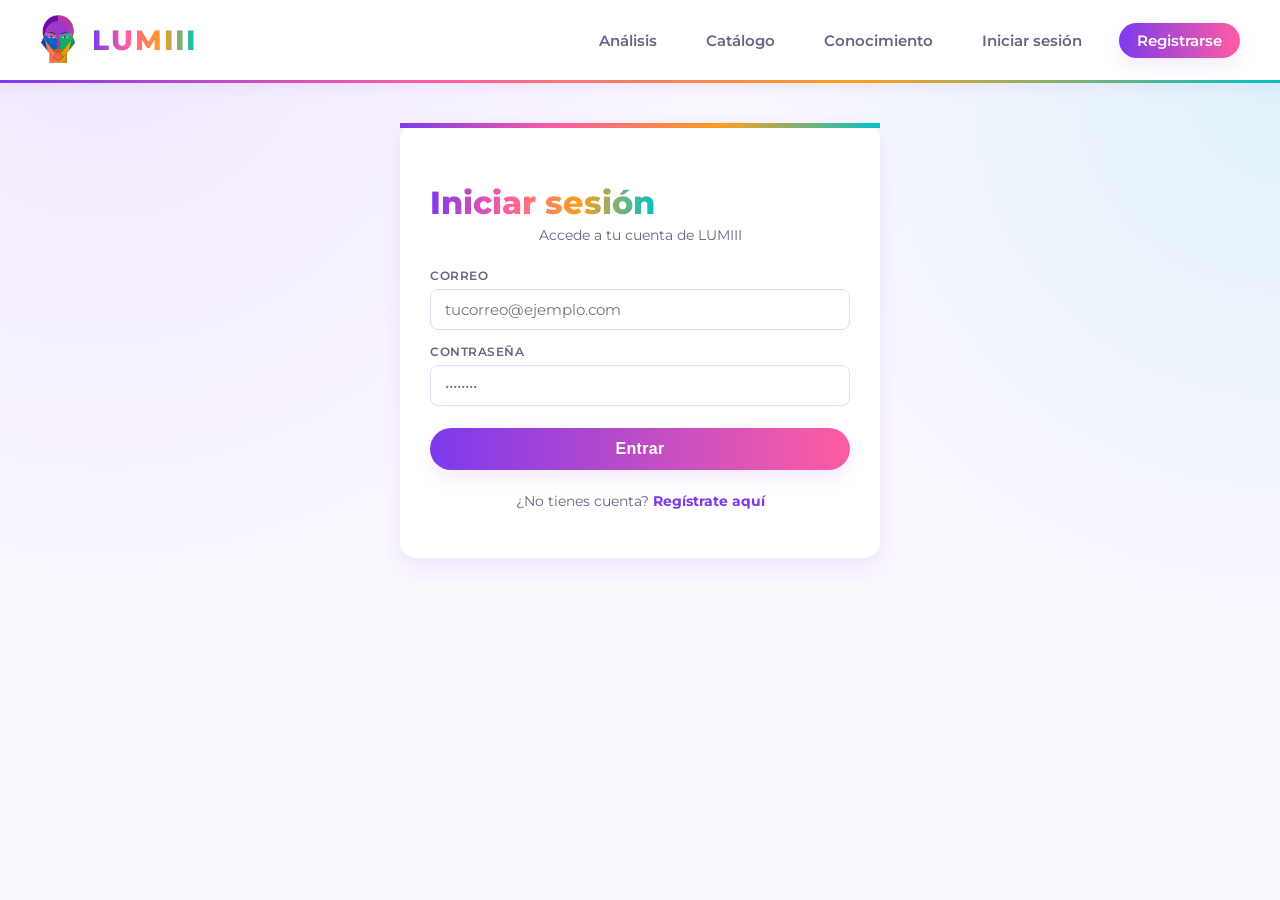
<file: admin.html>
<!DOCTYPE html>
<html lang="es">
<head>
    <meta charset="UTF-8">
    <meta name="viewport" content="width=device-width, initial-scale=1.0">
    <title>LUMIII - Panel del Vendedor y Analítica</title>

    <link rel="preconnect" href="https://fonts.googleapis.com">
    <link rel="preconnect" href="https://fonts.gstatic.com" crossorigin>
    <link href="https://fonts.googleapis.com/css2?family=Montserrat:wght@400;600;800&display=swap" rel="stylesheet">
    <link rel="stylesheet" href="styles.css?v=7">
</head>
<body>
    <header class="cabecera-principal">
        <div class="contenedor-logo">
            <img src="logo.png" alt="LUMIII Logo" class="logo">
            <span class="titulo-marca">LUMIII</span>
        </div>
        <nav class="navegacion">
            <ul>
                <li><a href="index.htm">Análisis</a></li>
                <li><a href="catalogo-completo.html">Catálogo</a></li>
                <li><a href="conocimiento.html">Conocimiento</a></li>
            </ul>
        </nav>
    </header>

    <main>
        <!-- Mensaje "verificando permisos" mientras auth.js resuelve la sesión -->
        <div id="mensajeCargandoPermisos" class="contenedor">
            <p class="mensaje-cargando">Verificando permisos de administrador...</p>
        </div>

        <!-- Mensaje "sin permisos" si el usuario NO es admin -->
        <div id="mensajeSinPermisos" class="contenedor" style="display: none;">
            <h1>Acceso restringido</h1>
            <p style="color: var(--tinta-suave);">Esta zona es exclusiva para administradores de LUMIII.</p>
            <div class="botones-aviso">
                <a href="login.html" class="boton-destacado-link">Iniciar sesión como Admin</a>
                <a href="index.htm" class="boton-secundario-link">Ir al Inicio</a>
            </div>
        </div>

        <!-- Panel del vendedor (visible solo si es admin) -->
        <div id="vistaPanel" style="display: none;">
            <div class="contenedor contenedor-ancho barra-panel">
                <div>
                    <h1 style="margin: 0;">Panel de Control y Negocio</h1>
                    <p class="subtitulo-panel">Inteligencia de Demanda, Métricas y Catálogo de LUMIII</p>
                </div>
            </div>

            <!-- Pestañas para alternar entre Estadísticas y Catálogo -->
            <div class="pestanas-admin" id="pestanasAdmin">
                <button class="pestana-admin activa" data-seccion="estadisticas">📊 Métricas y Demanda</button>
                <button class="pestana-admin" data-seccion="catalogo">📦 Gestión de Catálogo</button>
            </div>

            <!-- ============================================================ -->
            <!--  SECCIÓN 1: DASHBOARD DE ESTADÍSTICAS Y DEMANDA              -->
            <!-- ============================================================ -->
            <div id="seccionEstadisticas" class="seccion-dashboard-wrap">
                <p id="cargandoStats" class="mensaje-cargando">Cargando métricas de negocio...</p>
                <p id="errorStats" class="mensaje-error" style="display: none;"></p>

                <div id="contenidoStats" style="display: none;">
                    <!-- TARJETAS KPI -->
                    <div class="kpis-grid">
                        <div class="tarjeta-kpi kpi-usuarios">
                            <div class="kpi-icono">👥</div>
                            <div class="kpi-info">
                                <span class="kpi-titulo">Usuarios Registrados</span>
                                <span class="kpi-valor" id="kpiUsuarios">0</span>
                                <small class="kpi-sub">Clientes en base de datos</small>
                            </div>
                        </div>

                        <div class="tarjeta-kpi kpi-analisis">
                            <div class="kpi-icono">🎯</div>
                            <div class="kpi-info">
                                <span class="kpi-titulo">Diagnósticos Faciales</span>
                                <span class="kpi-valor" id="kpiAnalisis">0</span>
                                <small class="kpi-sub">Análisis de morfología y color</small>
                            </div>
                        </div>

                        <div class="tarjeta-kpi kpi-intereses">
                            <div class="kpi-icono">❤️</div>
                            <div class="kpi-info">
                                <span class="kpi-titulo">Intención de Compra</span>
                                <span class="kpi-valor" id="kpiIntereses">0</span>
                                <small class="kpi-sub">Clics en "Me interesa"</small>
                            </div>
                        </div>

                        <div class="tarjeta-kpi kpi-productos">
                            <div class="kpi-icono">📦</div>
                            <div class="kpi-info">
                                <span class="kpi-titulo">Productos Activos</span>
                                <span class="kpi-valor" id="kpiProductos">0</span>
                                <small class="kpi-sub">Modelos en venta</small>
                            </div>
                        </div>
                    </div>

                    <!-- TOP 10 PRODUCTOS MÁS DESEADOS -->
                    <section class="seccion-admin-card">
                        <div class="cabecera-seccion-stats">
                            <h2>🔥 Top 10 Productos Más Deseados (Mayor Intención de Compra)</h2>
                            <p class="subtexto-seccion">Modelos que más veces han sido guardados por los clientes en su lista de favoritos.</p>
                        </div>
                        <div class="tabla-wrap">
                            <table class="tabla-productos">
                                <thead>
                                    <tr>
                                        <th>Img</th>
                                        <th>SKU</th>
                                        <th>Producto</th>
                                        <th>Categoría</th>
                                        <th>Código</th>
                                        <th>Precio</th>
                                        <th>Popularidad (Favoritos)</th>
                                    </tr>
                                </thead>
                                <tbody id="cuerpoTopProductos"></tbody>
                            </table>
                        </div>
                    </section>

                    <!-- DISTRIBUCIÓN BIOMÉTRICA DE CLIENTES (2 COLUMNAS PERFECTAMENTE ALINEADAS) -->
                    <div class="grid-dos-columnas">
                        <!-- Columna Morfología -->
                        <div class="card-columna-stat">
                            <div class="cabecera-columna">
                                <h3>📐 Distribución de Rostros (Morfología)</h3>
                                <p class="subtexto-columna">Proporciones faciales más frecuentes en tu audiencia.</p>
                            </div>
                            <div id="graficaMorfologia" class="grafica-barras"></div>
                            <div id="tipMorfologia" class="caja-insight"></div>
                        </div>

                        <!-- Columna Colorimetría -->
                        <div class="card-columna-stat">
                            <div class="cabecera-columna">
                                <h3>🎨 Distribución de Colorimetría (Estaciones)</h3>
                                <p class="subtexto-columna">Paletas y subtonos predominantes en tus clientes.</p>
                            </div>
                            <div id="graficaColorimetria" class="grafica-barras"></div>
                            <div id="tipColorimetria" class="caja-insight"></div>
                        </div>
                    </div>

                    <!-- DEMANDA POR CATEGORÍA DE PRODUCTO -->
                    <section class="seccion-admin-card">
                        <h2>👚 Demanda por Tipo de Prenda / Categoría</h2>
                        <div id="gridCategoriasInteres" class="grid-categorias-stats"></div>
                    </section>

                    <!-- ACTIVIDAD RECIENTE -->
                    <section class="seccion-admin-card">
                        <h2>🕒 Diagnósticos Faciales Recientes</h2>
                        <div class="tabla-wrap">
                            <table class="tabla-productos">
                                <thead>
                                    <tr>
                                        <th>Fecha</th>
                                        <th>Cliente</th>
                                        <th>Morfología</th>
                                        <th>Colorimetría</th>
                                    </tr>
                                </thead>
                                <tbody id="cuerpoActividadReciente"></tbody>
                            </table>
                        </div>
                    </section>
                </div>
            </div>

            <!-- ============================================================ -->
            <!--  SECCIÓN 2: GESTIÓN DE CATÁLOGO (CRUD DE PRODUCTOS)          -->
            <!-- ============================================================ -->
            <div id="seccionCatalogo" class="seccion-dashboard-wrap" style="display: none;">
                <section class="seccion-admin-card">
                    <h2>➕ Agregar producto nuevo</h2>
                    <form id="formNuevoProducto" class="form-admin">
                        <div class="fila-form">
                            <label>
                                <span>SKU</span>
                                <input type="text" name="sku" placeholder="LEN-CIN-01" required
                                       pattern="[A-Za-z0-9]+-[A-Za-z]+-[0-9]+"
                                       title="Formato: PREFIJO-CODIGO-NUMERO (ej. LEN-CIN-01)">
                                <small>Formato: PREFIJO-CODIGO-NUMERO</small>
                            </label>
                            <label>
                                <span>Nombre / Descripción</span>
                                <input type="text" name="nombre" placeholder="Lentes negros clásicos" required>
                            </label>
                        </div>
                        <div class="fila-form">
                            <label>
                                <span>Categoría</span>
                                <select name="categoria" required>
                                    <option value="">— Elige —</option>
                                    <option value="lentes">Lentes</option>
                                    <option value="bufandas">Bufandas</option>
                                    <option value="cintillo">Cintillos</option>
                                    <option value="chaqueta">Chaquetas</option>
                                    <option value="franelas">Franelas</option>
                                </select>
                            </label>
                            <label>
                                <span>Código de resultado</span>
                                <select name="codigo_resultado" required>
                                    <option value="">— Elige —</option>
                                    <optgroup label="Colorimetría">
                                        <option value="CIN">CIN — Invierno</option>
                                        <option value="CVE">CVE — Verano</option>
                                        <option value="COT">COT — Otoño</option>
                                        <option value="CPR">CPR — Primavera</option>
                                    </optgroup>
                                    <optgroup label="Morfología">
                                        <option value="MRE">MRE — Redondo</option>
                                        <option value="MCU">MCU — Cuadrado</option>
                                        <option value="MDI">MDI — Diamante</option>
                                        <option value="MOV">MOV — Ovalado</option>
                                    </optgroup>
                                </select>
                            </label>
                        </div>
                        <div class="fila-form">
                            <label>
                                <span>Precio (opcional)</span>
                                <input type="number" name="precio" placeholder="0.00" step="0.01" min="0">
                            </label>
                            <label>
                                <span>Stock</span>
                                <input type="number" name="stock" value="0" min="0" required>
                            </label>
                        </div>
                        <div class="fila-form">
                            <label class="ancho-completo">
                                <span>Imagen del producto (.png)</span>
                                <input type="file" name="imagen" accept="image/png" required>
                            </label>
                        </div>
                        <button type="submit">Guardar producto</button>
                        <p id="mensajeNuevoProducto" class="mensaje-inline" style="display: none;"></p>
                    </form>
                </section>

                <section class="seccion-admin-card">
                    <div class="encabezado-tabla">
                        <h2>📦 Catálogo actual (<span id="contadorProductos">0</span>)</h2>
                        <div class="filtros-tabla">
                            <select id="filtroCategoria">
                                <option value="">Todas las categorías</option>
                                <option value="lentes">Lentes</option>
                                <option value="bufandas">Bufandas</option>
                                <option value="cintillo">Cintillos</option>
                                <option value="chaqueta">Chaquetas</option>
                                <option value="franelas">Franelas</option>
                            </select>
                            <select id="filtroCodigo">
                                <option value="">Todos los códigos</option>
                                <option value="CIN">CIN — Invierno</option>
                                <option value="CVE">CVE — Verano</option>
                                <option value="COT">COT — Otoño</option>
                                <option value="CPR">CPR — Primavera</option>
                                <option value="MRE">MRE — Redondo</option>
                                <option value="MCU">MCU — Cuadrado</option>
                                <option value="MDI">MDI — Diamante</option>
                                <option value="MOV">MOV — Ovalado</option>
                            </select>
                            <label class="filtro-checkbox">
                                <input type="checkbox" id="filtroSoloActivos" checked>
                                Solo activos
                            </label>
                        </div>
                    </div>

                    <p id="mensajeCargando" class="mensaje-cargando">Cargando productos...</p>
                    <p id="mensajeErrorTabla" class="mensaje-error" style="display: none;"></p>

                    <div class="tabla-wrap">
                        <table class="tabla-productos" id="tablaProductos" style="display: none;">
                            <thead>
                                <tr>
                                    <th>Img</th>
                                    <th>SKU</th>
                                    <th>Nombre</th>
                                    <th>Cat.</th>
                                    <th>Código</th>
                                    <th>Precio</th>
                                    <th>Stock</th>
                                    <th>Activo</th>
                                    <th>Acciones</th>
                                </tr>
                            </thead>
                            <tbody id="cuerpoTabla"></tbody>
                        </table>
                    </div>
                </section>
            </div>
        </div>
    </main>

    <script src="auth.js?v=20261115"></script>
    <script src="admin.js?v=20261115"></script>
</body>
</html>
</file>
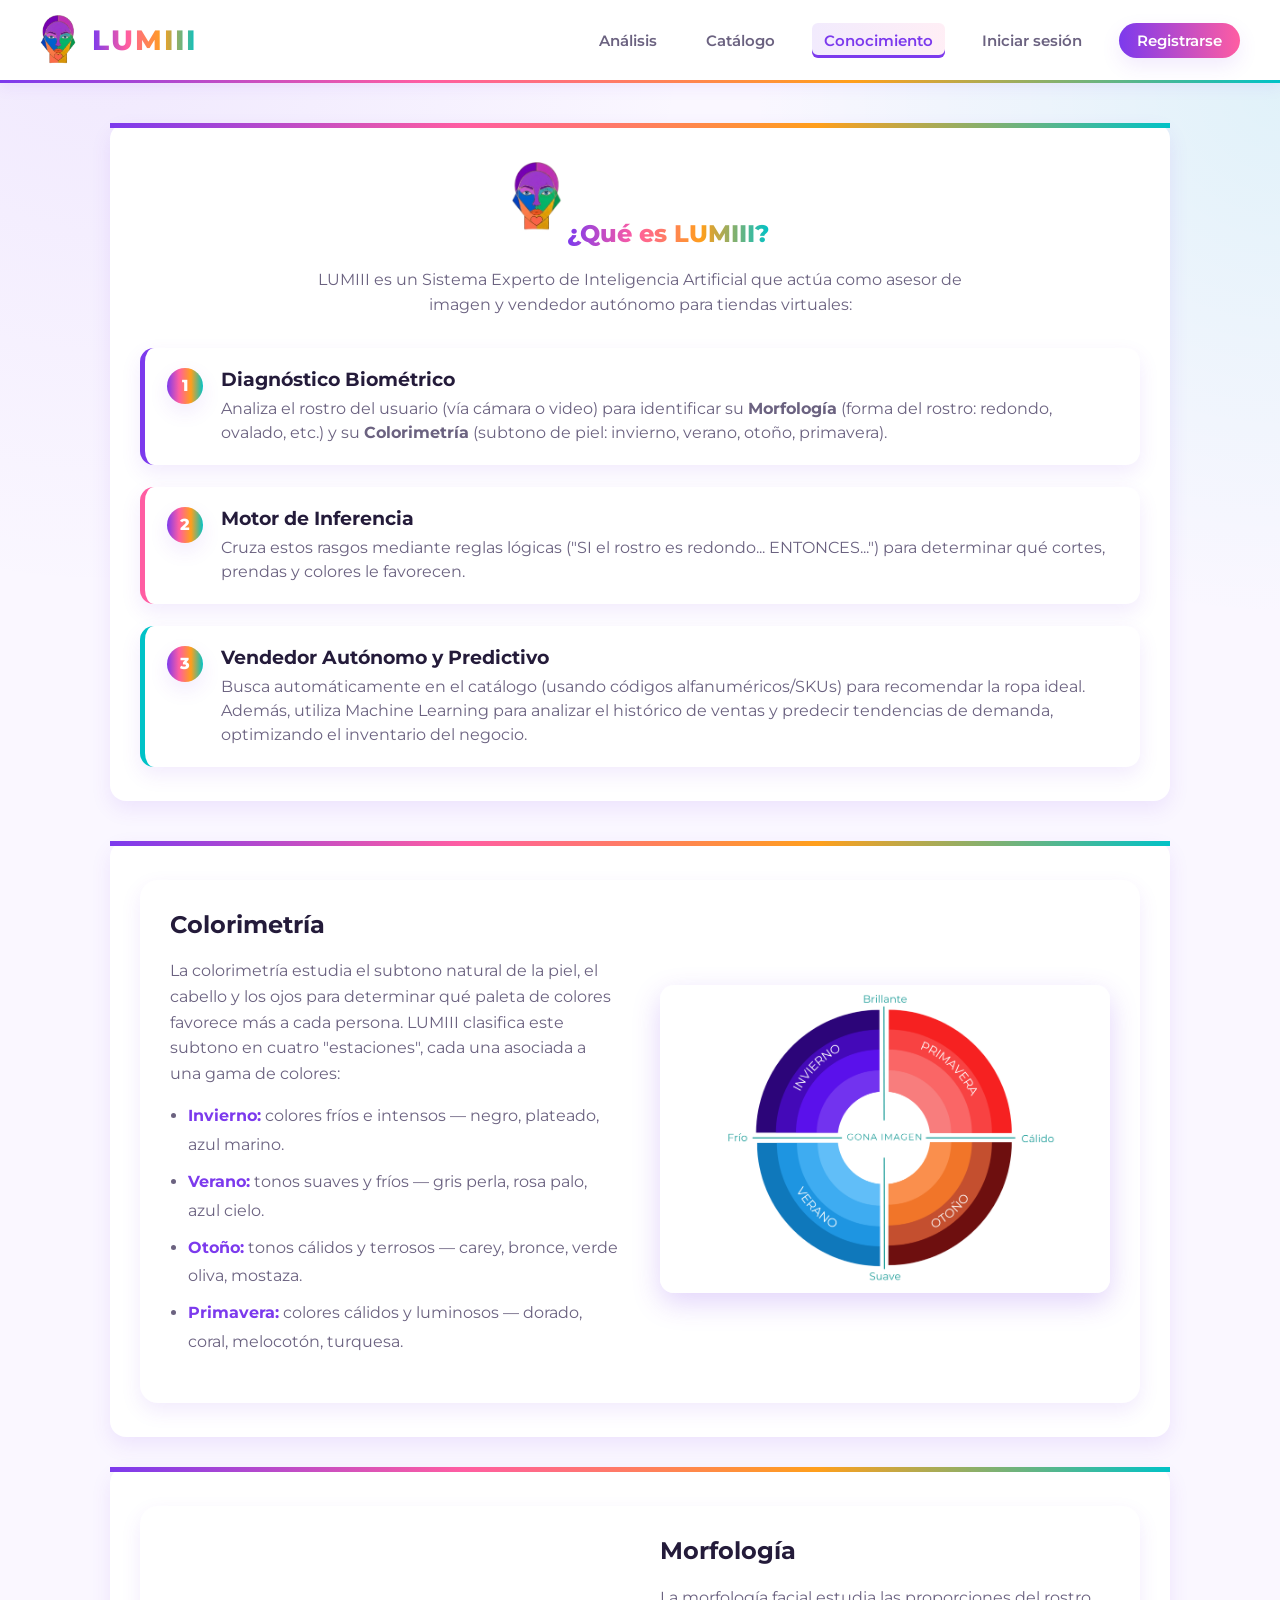
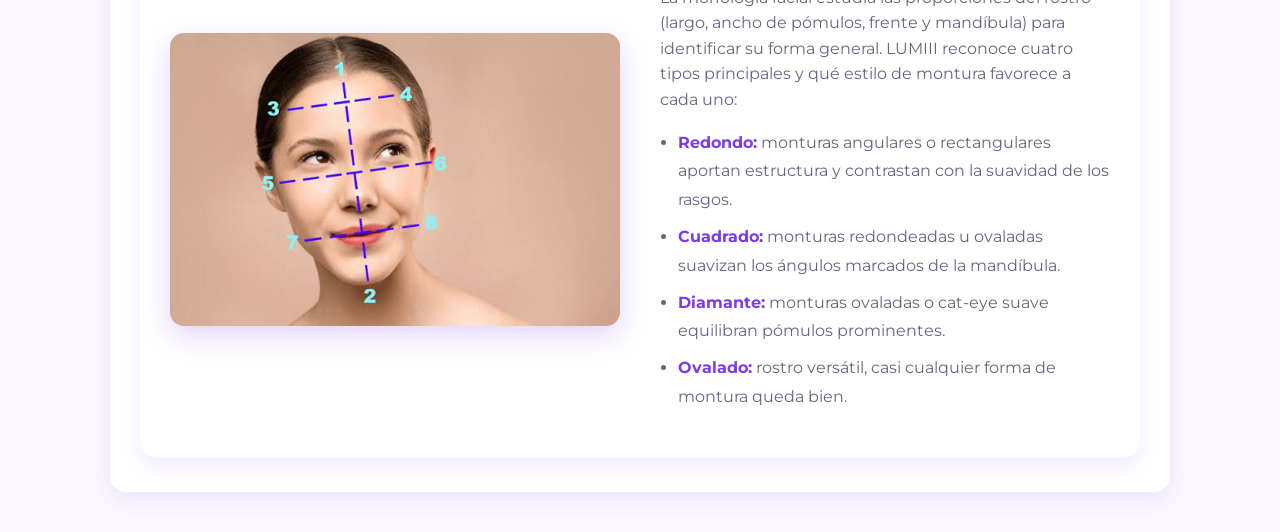
<file: conocimiento.html>
<!DOCTYPE html>
<html lang="es">
<head>
    <meta charset="UTF-8">
    <meta name="viewport" content="width=device-width, initial-scale=1.0">
    <title>LUMIII - Conocimiento</title>

    <link rel="preconnect" href="https://fonts.googleapis.com">
    <link rel="preconnect" href="https://fonts.gstatic.com" crossorigin>
    <link href="https://fonts.googleapis.com/css2?family=Montserrat:wght@400;600;800&display=swap" rel="stylesheet">

    <link rel="stylesheet" href="styles.css?v=8">
</head>
<body>
    <header class="cabecera-principal">
        <div class="contenedor-logo">
            <img src="logo.png" alt="LUMIII Logo" class="logo">
            <span class="titulo-marca">LUMIII</span>
        </div>

        <nav class="navegacion">
            <ul>
                <li><a href="index.htm">Análisis</a></li>
                <li><a href="catalogo-completo.html">Catálogo</a></li>
                <li><a href="conocimiento.html" class="activo">Conocimiento</a></li>
            </ul>
        </nav>
    </header>

    <main>
        <!-- ¿QUÉ ES LUMIII? -->
        <section class="contenedor contenedor-ancho seccion-intro-lumiii">
            <img src="logo.png" alt="LUMIII Logo" class="logo-intro">
            <h1>¿Qué es LUMIII?</h1>
            <p class="texto-intro">
                LUMIII es un Sistema Experto de Inteligencia Artificial que actúa como asesor de imagen
                y vendedor autónomo para tiendas virtuales:
            </p>

            <div class="lista-pasos-lumiii">
                <div class="paso-lumiii">
                    <span class="numero-paso">1</span>
                    <div>
                        <h3>Diagnóstico Biométrico</h3>
                        <p>Analiza el rostro del usuario (vía cámara o video) para identificar su <strong>Morfología</strong>
                        (forma del rostro: redondo, ovalado, etc.) y su <strong>Colorimetría</strong>
                        (subtono de piel: invierno, verano, otoño, primavera).</p>
                    </div>
                </div>

                <div class="paso-lumiii">
                    <span class="numero-paso">2</span>
                    <div>
                        <h3>Motor de Inferencia</h3>
                        <p>Cruza estos rasgos mediante reglas lógicas ("SI el rostro es redondo... ENTONCES...")
                        para determinar qué cortes, prendas y colores le favorecen.</p>
                    </div>
                </div>

                <div class="paso-lumiii">
                    <span class="numero-paso">3</span>
                    <div>
                        <h3>Vendedor Autónomo y Predictivo</h3>
                        <p>Busca automáticamente en el catálogo (usando códigos alfanuméricos/SKUs) para recomendar
                        la ropa ideal. Además, utiliza Machine Learning para analizar el histórico de ventas y
                        predecir tendencias de demanda, optimizando el inventario del negocio.</p>
                    </div>
                </div>
            </div>
        </section>

        <!-- COLORIMETRÍA -->
        <section class="contenedor contenedor-ancho seccion-conocimiento">
            <div class="bloque-conocimiento">
                <div class="texto-conocimiento">
                    <h2>Colorimetría</h2>
                    <p>
                        La colorimetría estudia el subtono natural de la piel, el cabello y los ojos para
                        determinar qué paleta de colores favorece más a cada persona. LUMIII clasifica este
                        subtono en cuatro "estaciones", cada una asociada a una gama de colores:
                    </p>
                    <ul class="lista-estaciones">
                        <li><strong>Invierno:</strong> colores fríos e intensos — negro, plateado, azul marino.</li>
                        <li><strong>Verano:</strong> tonos suaves y fríos — gris perla, rosa palo, azul cielo.</li>
                        <li><strong>Otoño:</strong> tonos cálidos y terrosos — carey, bronce, verde oliva, mostaza.</li>
                        <li><strong>Primavera:</strong> colores cálidos y luminosos — dorado, coral, melocotón, turquesa.</li>
                    </ul>
                </div>
                <div class="imagen-conocimiento">
                    <img src="conocimiento/colorimetria.png" alt="Estaciones de colorimetría">
                </div>
            </div>
        </section>

        <!-- MORFOLOGÍA -->
        <section class="contenedor contenedor-ancho seccion-conocimiento">
            <div class="bloque-conocimiento bloque-conocimiento-invertido">
                <div class="texto-conocimiento">
                    <h2>Morfología</h2>
                    <p>
                        La morfología facial estudia las proporciones del rostro (largo, ancho de pómulos, frente
                        y mandíbula) para identificar su forma general. LUMIII reconoce cuatro tipos principales
                        y qué estilo de montura favorece a cada uno:
                    </p>
                    <ul class="lista-estaciones">
                        <li><strong>Redondo:</strong> monturas angulares o rectangulares aportan estructura y contrastan con la suavidad de los rasgos.</li>
                        <li><strong>Cuadrado:</strong> monturas redondeadas u ovaladas suavizan los ángulos marcados de la mandíbula.</li>
                        <li><strong>Diamante:</strong> monturas ovaladas o cat-eye suave equilibran pómulos prominentes.</li>
                        <li><strong>Ovalado:</strong> rostro versátil, casi cualquier forma de montura queda bien.</li>
                    </ul>
                </div>
                <div class="imagen-conocimiento">
                    <img src="conocimiento/morfologia.png" alt="Formas de rostro y morfología">
                </div>
            </div>
        </section>
    </main>
    <script src="auth.js?v=20261115"></script>
</body>
</html>
</file>
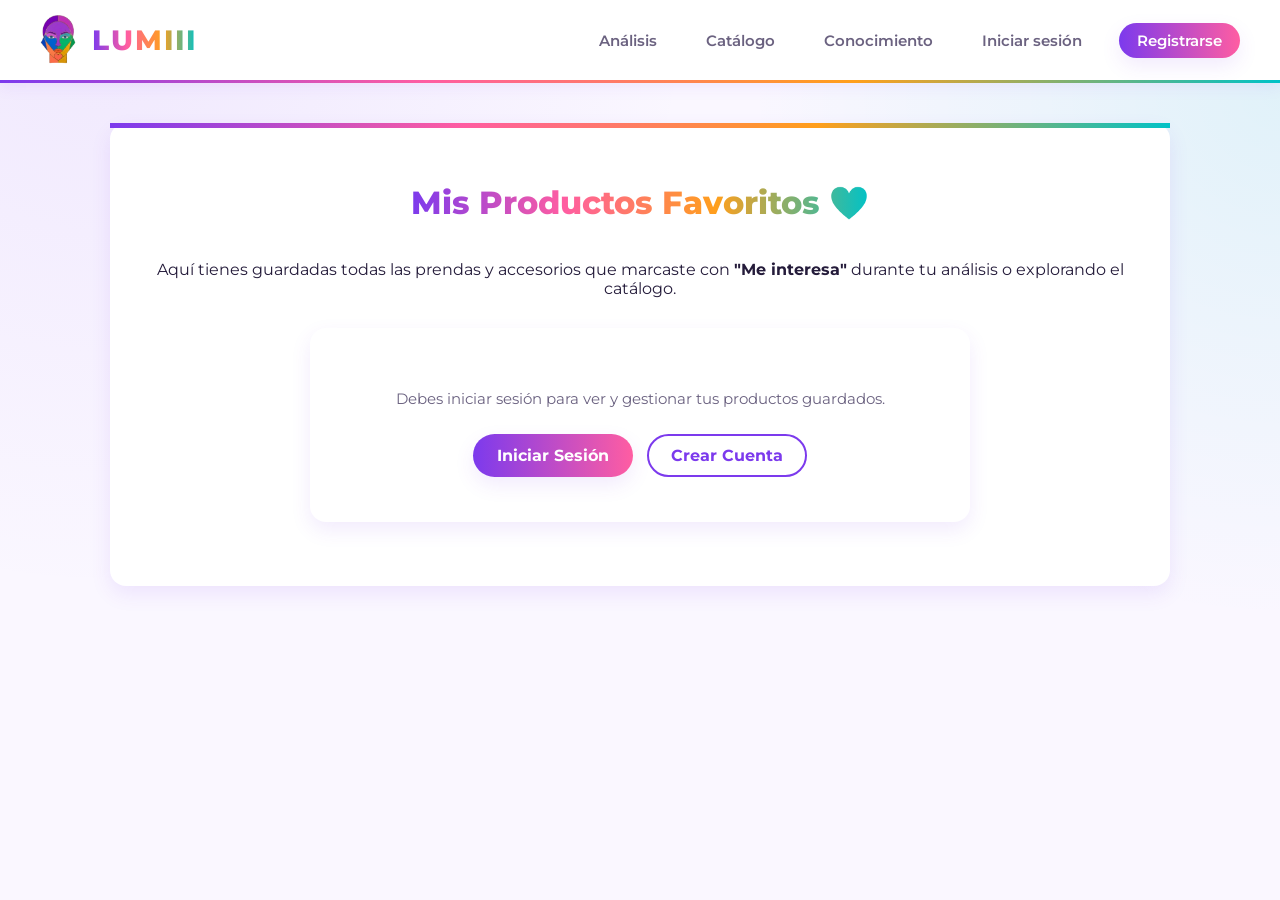
<file: favoritos.html>
<!DOCTYPE html>
<html lang="es">

<head>
    <meta charset="UTF-8">
    <meta name="viewport" content="width=device-width, initial-scale=1.0">
    <title>LUMIII - Mis Favoritos</title>

    <link rel="preconnect" href="https://fonts.googleapis.com">
    <link rel="preconnect" href="https://fonts.gstatic.com" crossorigin>
    <link href="https://fonts.googleapis.com/css2?family=Montserrat:wght@400;600;800&display=swap" rel="stylesheet">

    <link rel="stylesheet" href="styles.css?v=5">
</head>

<body>
    <!-- CABECERA PRINCIPAL -->
    <header class="cabecera-principal">
        <div class="contenedor-logo">
            <img src="logo.png" alt="LUMIII Logo" class="logo">
            <span class="titulo-marca">LUMIII</span>
        </div>

        <nav class="navegacion">
            <ul>
                <li><a href="index.htm">Análisis</a></li>
                <li><a href="catalogo-completo.html">Catálogo</a></li>
                <li><a href="conocimiento.html">Conocimiento</a></li>
            </ul>
        </nav>
    </header>

    <!-- CONTENIDO PRINCIPAL -->
    <main>
        <div class="contenedor contenedor-ancho">
            <h1>Mis Productos Favoritos ❤️</h1>
            <p>Aquí tienes guardadas todas las prendas y accesorios que marcaste con <strong>"Me interesa"</strong> durante tu análisis o explorando el catálogo.</p>

            <!-- VISTA: NO LOGUEADO -->
            <div id="vistaSinSesion" class="bloque-aviso-sesion" style="display: none;">
                <p class="texto-aviso">Debes iniciar sesión para ver y gestionar tus productos guardados.</p>
                <div class="botones-aviso">
                    <a href="login.html" class="boton-destacado-link">Iniciar Sesión</a>
                    <a href="registro.html" class="boton-secundario-link">Crear Cuenta</a>
                </div>
            </div>

            <!-- VISTA: LOGUEADO -->
            <div id="vistaConSesion" style="display: none;">
                <p id="textoCargando" class="mensaje-cargando">Cargando tus favoritos...</p>
                <p id="textoError" class="mensaje-error" style="display: none;"></p>

                <!-- BANNER RESUMEN Y PEDIDO POR WHATSAPP -->
                <div id="bannerResumen" class="banner-resumen-favoritos" style="display: none;">
                    <div class="info-resumen">
                        <span id="contadorTotal" class="badge-contador">0 productos</span>
                        <div id="montoTotal" class="monto-total">Total estimado: $0.00</div>
                        <p class="subtexto-resumen">Haz clic abajo para enviar tu lista de favoritos al vendedor y concretar tu compra.</p>
                    </div>
                    <div class="acciones-resumen">
                        <button id="btnPedirTodosWhatsApp" class="boton-whatsapp boton-whatsapp-grande">
                            <span class="icono-wa">📱</span> Pedir lista completa por WhatsApp
                        </button>
                    </div>
                </div>

                <!-- VISTA VACÍA (0 FAVORITOS) -->
                <div id="vistaVacia" class="vista-vacia-favoritos" style="display: none;">
                    <div class="icono-vacio">🛍️</div>
                    <h2>Aún no tienes favoritos guardados</h2>
                    <p>Cuando realices tu análisis facial o veas el catálogo, dale clic al botón <strong>"♡ Me interesa"</strong> en los modelos que más te gusten.</p>
                    <div class="botones-aviso">
                        <a href="index.htm" class="boton-destacado-link">Hacer Análisis Facial</a>
                        <a href="catalogo-completo.html" class="boton-secundario-link">Explorar Catálogo</a>
                    </div>
                </div>

                <!-- GRILLA DE PRODUCTOS FAVORITOS -->
                <div id="grillaFavoritos" class="grilla-favoritos" style="display: none;"></div>
            </div>
        </div>
    </main>

    <script src="auth.js?v=20261115"></script>
    <script src="favoritos.js?v=20261115"></script>
</body>

</html>
</file>
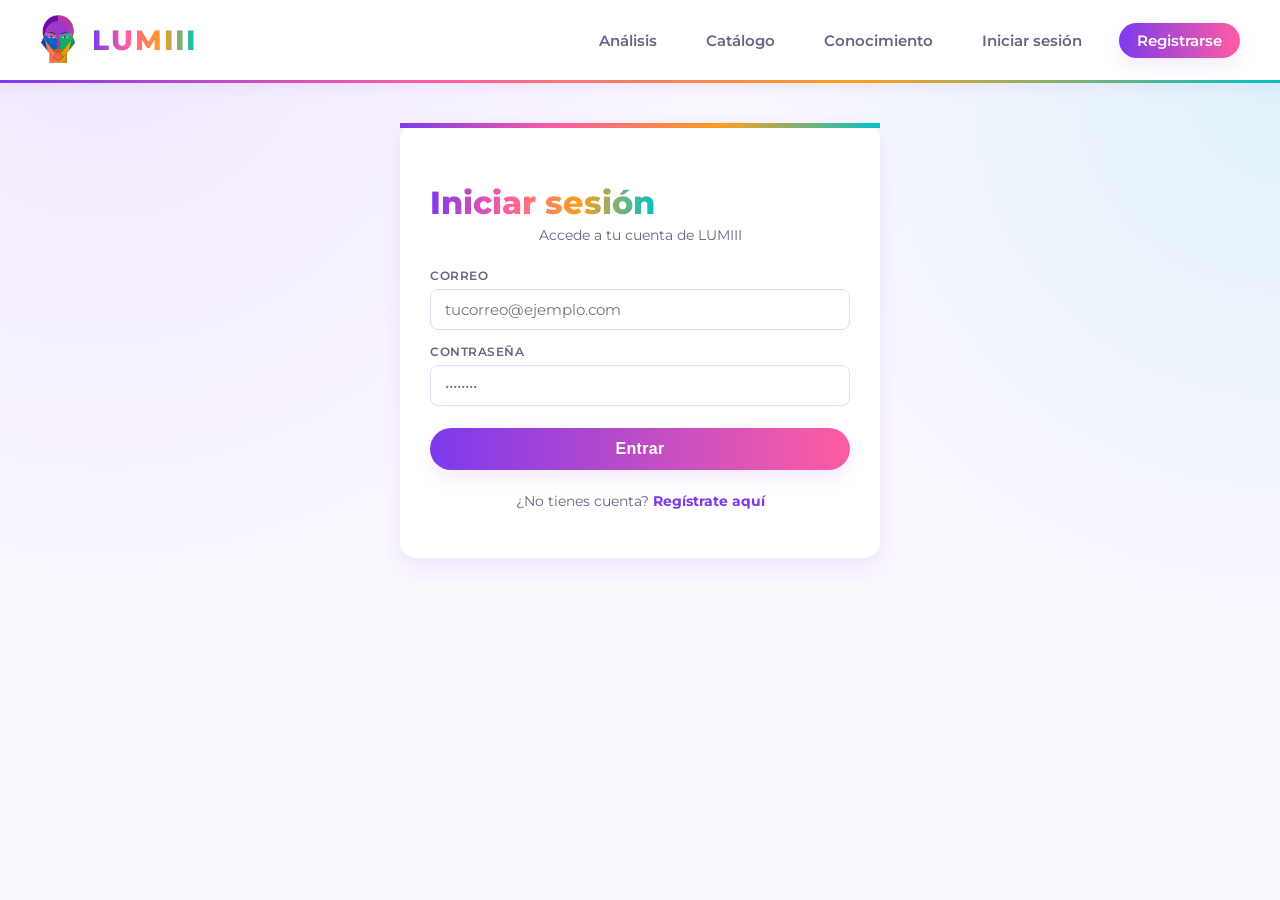
<file: login.html>
<!DOCTYPE html>
<html lang="es">
<head>
    <meta charset="UTF-8">
    <meta name="viewport" content="width=device-width, initial-scale=1.0">
    <title>LUMIII - Iniciar sesión</title>

    <link rel="preconnect" href="https://fonts.googleapis.com">
    <link rel="preconnect" href="https://fonts.gstatic.com" crossorigin>
    <link href="https://fonts.googleapis.com/css2?family=Montserrat:wght@400;600;800&display=swap" rel="stylesheet">
    <link rel="stylesheet" href="styles.css">
</head>
<body>
    <header class="cabecera-principal">
        <div class="contenedor-logo">
            <img src="logo.png" alt="LUMIII Logo" class="logo">
            <span class="titulo-marca">LUMIII</span>
        </div>
        <nav class="navegacion">
            <ul>
                <li><a href="index.htm">Análisis</a></li>
                <li><a href="catalogo-completo.html">Catálogo</a></li>
                <li><a href="conocimiento.html">Conocimiento</a></li>
            </ul>
        </nav>
    </header>

    <main>
        <div class="contenedor contenedor-auth">
            <h1>Iniciar sesión</h1>
            <p class="subtitulo-auth">Accede a tu cuenta de LUMIII</p>

            <form id="formLogin" class="form-auth">
                <label>
                    <span>Correo</span>
                    <input type="email" name="correo" placeholder="tucorreo@ejemplo.com" required autocomplete="email">
                </label>
                <label>
                    <span>Contraseña</span>
                    <input type="password" name="password" placeholder="••••••••" required autocomplete="current-password">
                </label>

                <button type="submit">Entrar</button>
                <p id="mensajeLogin" class="mensaje-inline" style="display: none;"></p>
            </form>

            <p class="pie-auth">
                ¿No tienes cuenta? <a href="registro.html">Regístrate aquí</a>
            </p>
        </div>
    </main>

    <script src="auth.js?v=20261115"></script>
    <script src="login.js?v=20261115"></script>
</body>
</html>
</file>
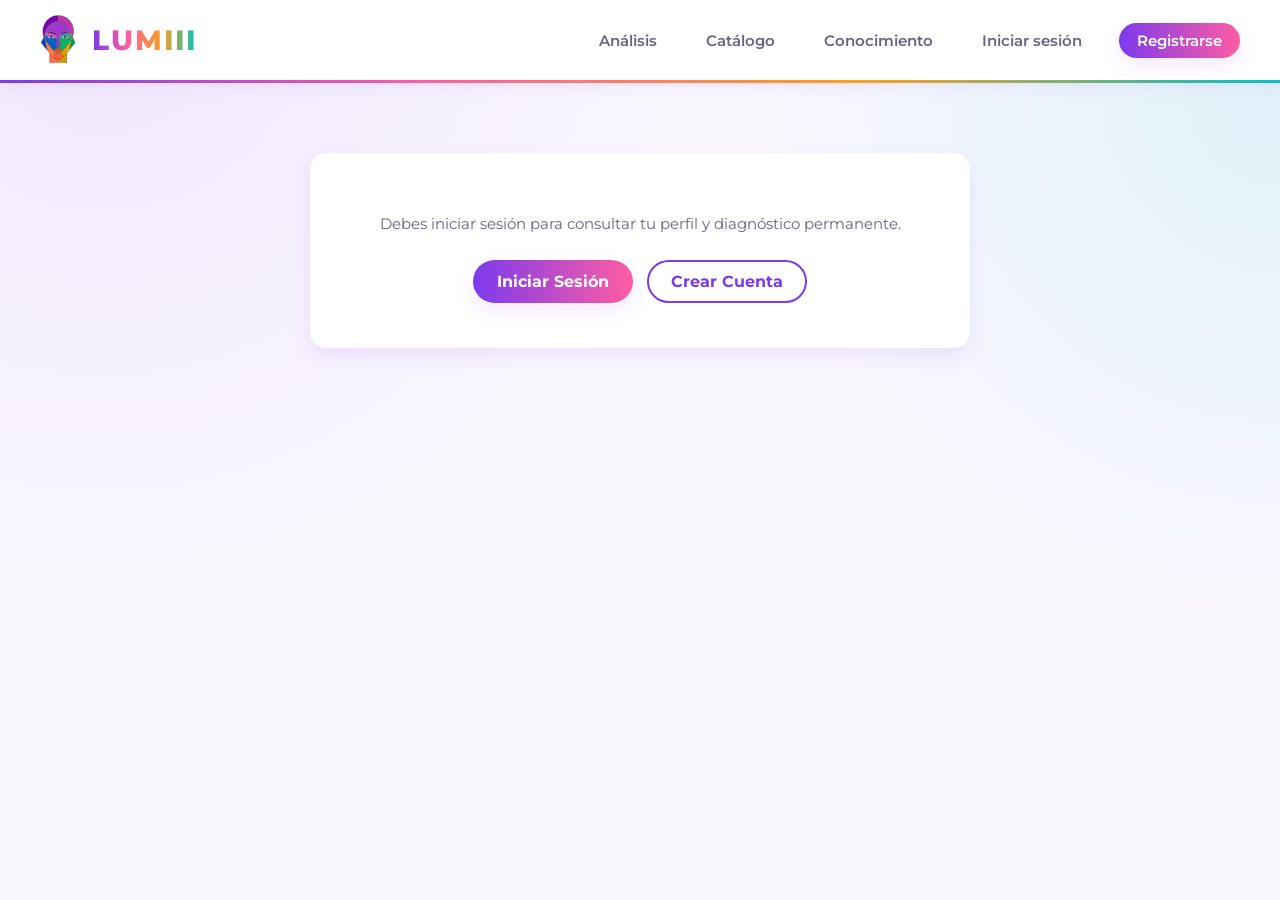
<file: perfil.html>
<!DOCTYPE html>
<html lang="es">

<head>
    <meta charset="UTF-8">
    <meta name="viewport" content="width=device-width, initial-scale=1.0">
    <title>LUMIII - Mi Perfil y Diagnóstico</title>

    <link rel="preconnect" href="https://fonts.googleapis.com">
    <link rel="preconnect" href="https://fonts.gstatic.com" crossorigin>
    <link href="https://fonts.googleapis.com/css2?family=Montserrat:wght@400;600;800&display=swap" rel="stylesheet">

    <link rel="stylesheet" href="styles.css?v=8">
</head>

<body>
    <!-- CABECERA PRINCIPAL -->
    <header class="cabecera-principal">
        <div class="contenedor-logo">
            <img src="logo.png" alt="LUMIII Logo" class="logo">
            <span class="titulo-marca">LUMIII</span>
        </div>

        <nav class="navegacion">
            <ul>
                <li><a href="index.htm">Análisis</a></li>
                <li><a href="catalogo-completo.html">Catálogo</a></li>
                <li><a href="conocimiento.html">Conocimiento</a></li>
            </ul>
        </nav>
    </header>

    <!-- CONTENIDO PRINCIPAL -->
    <main>
        <div class="contenedor-perfil-wrap">

            <!-- VISTA: NO LOGUEADO -->
            <div id="vistaSinSesion" class="bloque-aviso-sesion" style="display: none;">
                <p class="texto-aviso">Debes iniciar sesión para consultar tu perfil y diagnóstico permanente.</p>
                <div class="botones-aviso">
                    <a href="login.html" class="boton-destacado-link">Iniciar Sesión</a>
                    <a href="registro.html" class="boton-secundario-link">Crear Cuenta</a>
                </div>
            </div>

            <!-- VISTA: LOGUEADO -->
            <div id="vistaConSesion" style="display: none;">
                <p id="textoCargando" class="mensaje-cargando">Cargando tu perfil y diagnóstico...</p>
                <p id="textoError" class="mensaje-error" style="display: none;"></p>

                <div id="contenidoPerfil" style="display: none;">
                    <!-- TARJETA CABECERA DE USUARIO -->
                    <div class="tarjeta-cabecera-perfil">
                        <div class="avatar-perfil" id="avatarLetra">U</div>
                        <div class="info-usuario-perfil">
                            <div class="fila-nombre-badge">
                                <h1 id="nombreUsuario" class="nombre-perfil">Cargando...</h1>
                                <span id="badgeRol" class="badge-rol">Cliente</span>
                            </div>
                            <p id="correoUsuario" class="correo-perfil">correo@ejemplo.com</p>
                            <small id="fechaRegistro" class="fecha-registro-perfil">Miembro desde ...</small>
                        </div>
                        <div class="accesos-rapidos-perfil">
                            <a href="favoritos.html" class="boton-acceso-fav">
                                <span>❤️ Mis Favoritos</span>
                                <strong id="contadorFavsPerfil">0</strong>
                            </a>
                            <a href="index.htm" class="boton-acceso-analisis">
                                <span>📸 Nuevo Análisis</span>
                            </a>
                        </div>
                    </div>

                    <!-- ESTADO A: TIENE DIAGNÓSTICO PERMANENTE -->
                    <div id="bloqueConDiagnostico" style="display: none;">
                        <div class="tarjeta-diagnostico-permanente">
                            <div class="cabecera-diagnostico">
                                <div>
                                    <span class="etiqueta-adn">🧬 Tu ADN Facial Permanente</span>
                                    <h2>Diagnóstico Guardado</h2>
                                    <p class="subtexto-diagnostico">Basado en tu último análisis facial biométrico del <strong id="fechaUltimoAnalisis">—</strong></p>
                                </div>
                                <a href="index.htm" class="boton-repetir-analisis">🔄 Volver a analizar</a>
                            </div>

                            <!-- 2 PANELES: MORFOLOGÍA Y COLORIMETRÍA -->
                            <div class="grid-diagnostico-perfil">
                                <!-- Columna Morfología -->
                                <div class="card-diagnostico-col">
                                    <div class="icono-tipo-diag">📐</div>
                                    <span class="etiqueta-col-diag">Forma de tu Rostro</span>
                                    <h3 id="resultadoMorfologiaPerfil" class="resultado-diag-titulo">Procesando...</h3>
                                    <p id="asesoriaMorfologiaPerfil" class="asesoria-diag-texto"></p>
                                </div>

                                <!-- Columna Colorimetría -->
                                <div class="card-diagnostico-col">
                                    <div class="icono-tipo-diag">🎨</div>
                                    <span class="etiqueta-col-diag">Tu Estación de Color</span>
                                    <h3 id="resultadoEstacionPerfil" class="resultado-diag-titulo">Procesando...</h3>
                                    <p id="asesoriaEstacionPerfil" class="asesoria-diag-texto"></p>
                                </div>
                            </div>

                            <!-- MODELOS RECOMENDADOS DIRECTOS -->
                            <div class="seccion-modelos-perfil">
                                <h3>🛍️ Tus Modelos Recomendados Fijos</h3>
                                <p class="subtexto-modelos">Prendas y accesorios que armonizan con tu morfología y colorimetría:</p>
                                <div id="galeriaRecomendadosPerfil" class="galeria-modelos-perfil"></div>
                            </div>
                        </div>
                    </div>

                    <!-- ESTADO B: SIN DIAGNÓSTICO AÚN -->
                    <div id="bloqueSinDiagnostico" class="vista-sin-diagnostico" style="display: none;">
                        <div class="icono-sin-diag">🎯</div>
                        <h2>Aún no has guardado tu diagnóstico facial</h2>
                        <p>Hazte un escaneo facial de 5 segundos con tu foto o cámara web para descubrir tu forma de rostro, tu estación de color y tener tus recomendaciones siempre listas aquí.</p>
                        <div class="botones-aviso">
                            <a href="index.htm" class="boton-destacado-link">Iniciar mi Análisis Facial</a>
                        </div>
                    </div>

                    <!-- HISTORIAL DE ANÁLISIS PREVIOS -->
                    <div class="tarjeta-historial-perfil">
                        <h3>🕒 Historial de Diagnósticos Realizados</h3>
                        <div class="tabla-wrap">
                            <table class="tabla-productos">
                                <thead>
                                    <tr>
                                        <th>Fecha del Análisis</th>
                                        <th>Forma de Rostro</th>
                                        <th>Estación de Color</th>
                                    </tr>
                                </thead>
                                <tbody id="cuerpoHistorialPerfil"></tbody>
                            </table>
                        </div>
                    </div>
                </div>
            </div>
        </div>
    </main>

    <script src="auth.js?v=20261115"></script>
    <script src="perfil.js?v=20261115"></script>
</body>

</html>
</file>
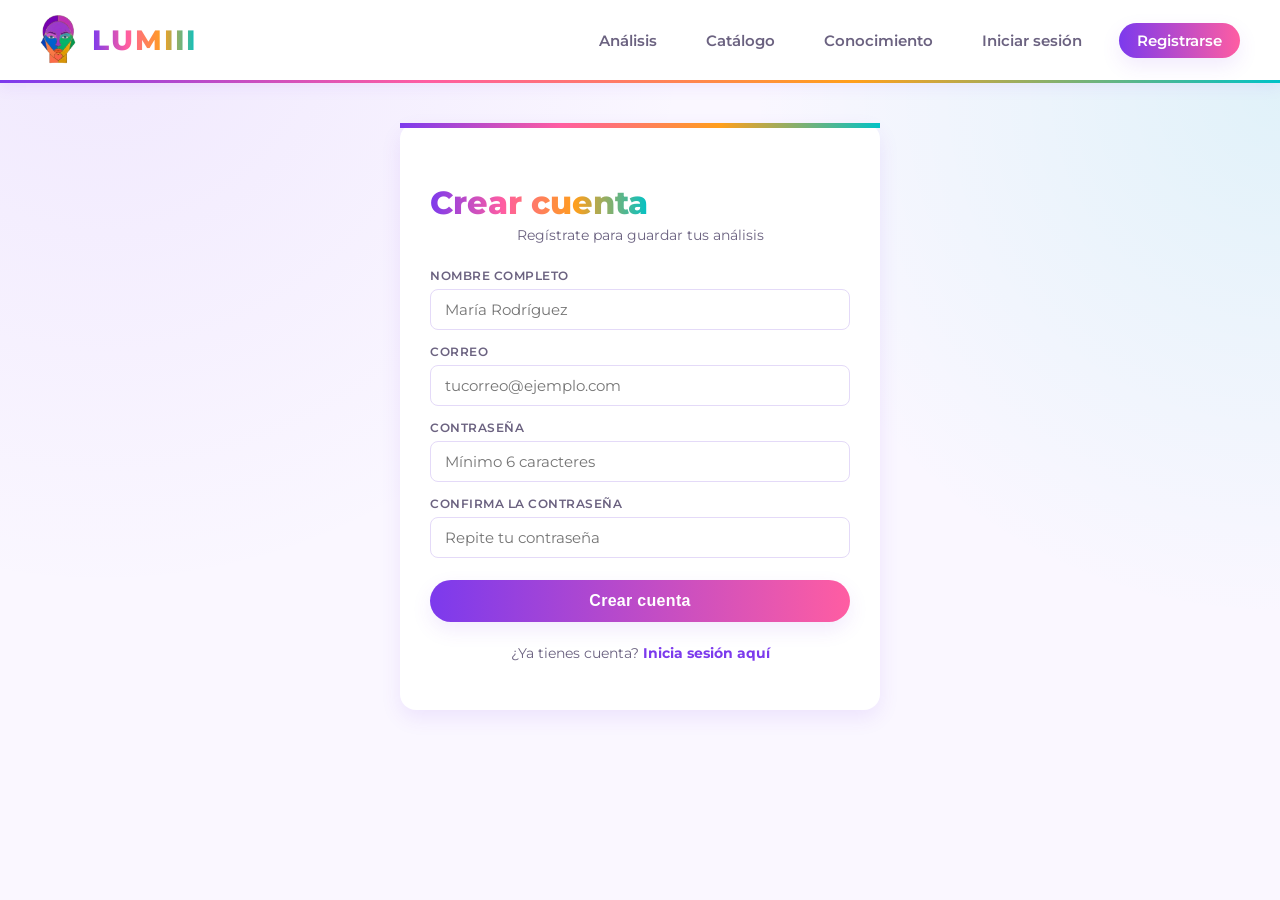
<file: registro.html>
<!DOCTYPE html>
<html lang="es">
<head>
    <meta charset="UTF-8">
    <meta name="viewport" content="width=device-width, initial-scale=1.0">
    <title>LUMIII - Crear cuenta</title>

    <link rel="preconnect" href="https://fonts.googleapis.com">
    <link rel="preconnect" href="https://fonts.gstatic.com" crossorigin>
    <link href="https://fonts.googleapis.com/css2?family=Montserrat:wght@400;600;800&display=swap" rel="stylesheet">
    <link rel="stylesheet" href="styles.css">
</head>
<body>
    <header class="cabecera-principal">
        <div class="contenedor-logo">
            <img src="logo.png" alt="LUMIII Logo" class="logo">
            <span class="titulo-marca">LUMIII</span>
        </div>
        <nav class="navegacion">
            <ul>
                <li><a href="index.htm">Análisis</a></li>
                <li><a href="catalogo-completo.html">Catálogo</a></li>
                <li><a href="conocimiento.html">Conocimiento</a></li>
            </ul>
        </nav>
    </header>

    <main>
        <div class="contenedor contenedor-auth">
            <h1>Crear cuenta</h1>
            <p class="subtitulo-auth">Regístrate para guardar tus análisis</p>

            <form id="formRegistro" class="form-auth">
                <label>
                    <span>Nombre completo</span>
                    <input type="text" name="nombre" placeholder="María Rodríguez" required autocomplete="name">
                </label>
                <label>
                    <span>Correo</span>
                    <input type="email" name="correo" placeholder="tucorreo@ejemplo.com" required autocomplete="email">
                </label>
                <label>
                    <span>Contraseña</span>
                    <input type="password" name="password" placeholder="Mínimo 6 caracteres" required minlength="6" autocomplete="new-password">
                </label>
                <label>
                    <span>Confirma la contraseña</span>
                    <input type="password" name="confirmacion" placeholder="Repite tu contraseña" required minlength="6" autocomplete="new-password">
                </label>

                <button type="submit">Crear cuenta</button>
                <p id="mensajeRegistro" class="mensaje-inline" style="display: none;"></p>
            </form>

            <p class="pie-auth">
                ¿Ya tienes cuenta? <a href="login.html">Inicia sesión aquí</a>
            </p>
        </div>
    </main>

    <script src="auth.js?v=20261115"></script>
    <script src="registro.js?v=20261115"></script>
</body>
</html>
</file>
<file: styles.css>
/* =========================================
   TOKENS DE MARCA — LUMIII
========================================= */
:root {
    --bg: #FAF7FF;
    --superficie: #FFFFFF;
    --tinta: #241B3A;
    --tinta-suave: #6B6280;

    --violeta: #7C3AED;
    --violeta-oscuro: #5B21B6;
    --rosa: #FF5DA2;
    --ambar: #FF9F1C;
    --turquesa: #00C2C7;

    --espectro: linear-gradient(90deg, var(--violeta), var(--rosa), var(--ambar), var(--turquesa));

    --invierno: #2E3A9E;   --invierno-suave: #E7E9FA;
    --verano: #E8629E;     --verano-suave: #FCE9F2;
    --otono: #B5651D;      --otono-suave: #F8EBDD;
    --primavera: #FF7A59;  --primavera-suave: #FFEBE5;

    --forma-redondo: #FF6B6B;   --forma-redondo-suave: #FFEAEA;
    --forma-cuadrado: #4C6FFF;  --forma-cuadrado-suave: #E9EDFF;
    --forma-diamante: #B23AFF;  --forma-diamante-suave: #F4E7FF;
    --forma-ovalado: #00B39B;   --forma-ovalado-suave: #E1FBF6;

    --sombra-suave: 0 8px 20px rgba(124, 58, 237, 0.10);
    --sombra-fuerte: 0 10px 28px rgba(124, 58, 237, 0.22);
}

body {
    font-family: 'Montserrat', sans-serif;
    background-color: var(--bg);
    background-image:
        radial-gradient(circle at 8% 0%, rgba(124, 58, 237, 0.08), transparent 40%),
        radial-gradient(circle at 100% 10%, rgba(0, 194, 199, 0.10), transparent 35%);
    background-attachment: fixed;
    color: var(--tinta);
    margin: 0; padding: 0;
}
main { padding: 40px 20px; }
h1, h2, h3 { color: var(--tinta); }

main > .contenedor h1,
main > .contenedor-ancho h1,
.seccion-intro-lumiii h1 {
    display: inline-block; font-weight: 800;
    background: var(--espectro);
    -webkit-background-clip: text; background-clip: text;
    color: transparent;
}

/* Cabecera */
.cabecera-principal {
    background-color: var(--superficie);
    box-shadow: 0 2px 16px rgba(124, 58, 237, 0.10);
    display: flex; justify-content: space-between; align-items: center;
    padding: 15px 40px;
    position: sticky; top: 0; z-index: 1000;
    border-bottom: 3px solid transparent;
    border-image: var(--espectro) 1;
}
.contenedor-logo { display: flex; align-items: center; gap: 15px; }
.logo { height: 50px; width: auto; }
.titulo-marca {
    font-size: 28px; font-weight: 800;
    background: var(--espectro);
    -webkit-background-clip: text; background-clip: text;
    color: transparent; letter-spacing: 2px;
}

.navegacion ul { list-style: none; margin: 0; padding: 0; display: flex; gap: 25px; align-items: center; }
.navegacion a {
    text-decoration: none; color: var(--tinta-suave);
    font-weight: 600; font-size: 15px;
    padding: 8px 12px; border-radius: 6px;
    transition: all 0.25s ease;
}
.navegacion a:hover { color: var(--violeta); background-color: var(--invierno-suave); }
.navegacion a.activo {
    color: var(--violeta);
    background: linear-gradient(90deg, rgba(124,58,237,0.10), rgba(255,93,162,0.10));
    box-shadow: inset 0 -3px 0 var(--violeta);
    border-radius: 6px;
}

/* Saludo al usuario logueado */
.navegacion li.saludo-usuario {
    color: var(--tinta);
    font-weight: 700;
    font-size: 14px;
    padding: 6px 12px;
    background: linear-gradient(90deg, rgba(124,58,237,0.08), rgba(0,194,199,0.08));
    border-radius: 999px;
}

/* Link "Registrarse" con estilo destacado */
.navegacion a.link-destacado {
    background: linear-gradient(90deg, var(--violeta), var(--rosa));
    color: #fff !important;
    padding: 8px 18px;
    border-radius: 999px;
    box-shadow: var(--sombra-suave);
}
.navegacion a.link-destacado:hover {
    filter: brightness(1.08);
    transform: translateY(-1px);
    background: linear-gradient(90deg, var(--violeta), var(--rosa)) !important;
}

/* Contenedor genérico */
.contenedor {
    background: var(--superficie);
    padding: 34px 30px;
    border-radius: 16px;
    box-shadow: var(--sombra-suave);
    border-top: 5px solid transparent;
    border-image: var(--espectro) 1;
    max-width: 500px;
    margin: 0 auto;
    text-align: center;
}
.caja-subida { margin: 20px 0; display: flex; flex-direction: column; gap: 15px; }

input[type="file"] {
    border: 2px dashed #D9CCFA;
    border-radius: 10px; padding: 12px;
    background: var(--invierno-suave);
    color: var(--tinta-suave);
}
input[type="password"], input[type="text"], input[type="number"], input[type="email"], select {
    font-family: inherit; font-size: 15px;
    padding: 10px 14px;
    border: 1px solid #E4DAF8;
    border-radius: 8px; background: #fff;
    color: var(--tinta);
}
input:focus, select:focus {
    outline: none; border-color: var(--violeta);
    box-shadow: 0 0 0 3px rgba(124, 58, 237, 0.15);
}

button {
    background: linear-gradient(90deg, var(--violeta), var(--rosa));
    color: white; border: none;
    padding: 12px 20px;
    border-radius: 999px; cursor: pointer;
    font-size: 16px; font-weight: bold; letter-spacing: 0.3px;
    box-shadow: var(--sombra-suave);
    transition: transform 0.2s ease, box-shadow 0.2s ease, filter 0.2s ease;
}
button:hover:not(:disabled) { transform: translateY(-2px); box-shadow: var(--sombra-fuerte); filter: brightness(1.05); }
button:disabled { opacity: 0.6; cursor: not-allowed; }

.visor-imagen img {
    max-width: 100%; border-radius: 12px;
    margin-top: 20px; box-shadow: var(--sombra-suave);
    border: 3px solid transparent;
    background: var(--espectro) padding-box, var(--espectro) border-box;
}
.mensaje-error { margin-top: 15px; color: #E0245E; font-weight: bold; text-align: center; }
.mensaje-cargando { text-align: center; color: var(--tinta-suave); font-weight: 600; }

/* Paneles de resultado */
.paneles-resultado { display: grid; grid-template-columns: 1fr 1fr; gap: 24px; max-width: 1000px; margin: 30px auto 0 auto; }
.panel-columna {
    --acento: var(--violeta); --acento-suave: var(--invierno-suave);
    background: var(--superficie); padding: 24px;
    border-radius: 16px; box-shadow: var(--sombra-suave);
    border-top: 6px solid var(--acento);
    transition: box-shadow 0.25s ease;
}
.panel-columna:hover { box-shadow: var(--sombra-fuerte); }
.panel-columna h2 { margin-top: 0; color: var(--tinta); }
.etiqueta { display: block; font-size: 13px; text-transform: uppercase; letter-spacing: 0.5px; color: var(--tinta-suave); font-weight: bold; }
.destacado { font-size: 26px; font-weight: 800; color: var(--acento, var(--violeta)); margin: 2px 0 8px 0; }
.asesoria { font-size: 14px; color: var(--tinta-suave); margin-bottom: 18px; line-height: 1.4; background: var(--acento-suave, var(--invierno-suave)); border-radius: 10px; padding: 10px 14px; }

.resultado-CIN { --acento: var(--invierno); --acento-suave: var(--invierno-suave); }
.resultado-CVE { --acento: var(--verano);   --acento-suave: var(--verano-suave); }
.resultado-COT { --acento: var(--otono);    --acento-suave: var(--otono-suave); }
.resultado-CPR { --acento: var(--primavera);--acento-suave: var(--primavera-suave); }
.resultado-MRE { --acento: var(--forma-redondo);  --acento-suave: var(--forma-redondo-suave); }
.resultado-MCU { --acento: var(--forma-cuadrado); --acento-suave: var(--forma-cuadrado-suave); }
.resultado-MDI { --acento: var(--forma-diamante); --acento-suave: var(--forma-diamante-suave); }
.resultado-MOV { --acento: var(--forma-ovalado);  --acento-suave: var(--forma-ovalado-suave); }
.resultado-INDETERMINADO { --acento: var(--ambar); --acento-suave: #FFF3E0; }
.resultado-ALARGADO { --acento: var(--turquesa); --acento-suave: #E1FAFB; }

/* Sub-secciones por categoría */
.seccion-categoria { margin-bottom: 22px; }
.seccion-categoria:last-child { margin-bottom: 0; }
.titulo-categoria {
    font-size: 15px; font-weight: 700; color: var(--tinta);
    text-transform: uppercase; letter-spacing: 0.8px;
    margin: 0 0 12px 0; padding-bottom: 6px;
    border-bottom: 2px solid var(--acento-suave, #EFEAFB);
}

/* Galería de modelos */
.galeria-modelos { display: grid; grid-template-columns: repeat(auto-fill, minmax(110px, 1fr)); gap: 12px; }
.tarjeta-modelo { text-align: center; }
.tarjeta-modelo img {
    width: 100%; aspect-ratio: 1 / 1; object-fit: contain;
    background: var(--acento-suave, #F4F1FC);
    border-radius: 10px; border: 1px solid #ECE5FA;
    transition: transform 0.2s ease, box-shadow 0.2s ease;
}
.tarjeta-modelo img:hover { transform: translateY(-3px); box-shadow: var(--sombra-suave); }
.descripcion-modelo { font-size: 11px; color: var(--tinta-suave); margin: 6px 0 0 0; line-height: 1.3; }
.sin-modelos { font-size: 13px; color: var(--tinta-suave); font-style: italic; grid-column: 1 / -1; }

/* Catálogo completo */
.contenedor-ancho { max-width: 1000px; }
.pestanas-catalogo { display: flex; justify-content: center; flex-wrap: wrap; gap: 14px; margin: 32px auto 40px auto; max-width: 1000px; }
.pestana {
    background: var(--superficie); color: var(--tinta-suave);
    border: 2px solid #ECE5FA;
    padding: 12px 30px; border-radius: 999px;
    font-size: 15px; font-weight: 700; letter-spacing: 0.3px; box-shadow: none;
}
.pestana:hover { border-color: var(--violeta); color: var(--violeta); transform: translateY(-2px); box-shadow: var(--sombra-suave); }
.pestana.activa { background: var(--espectro); color: #fff; border-color: transparent; box-shadow: var(--sombra-fuerte); }

.vista-catalogo { max-width: 1000px; margin: 0 auto; }
.grupo-resultado {
    --acento: var(--violeta); --acento-suave: var(--invierno-suave);
    background: var(--superficie);
    border-radius: 16px; box-shadow: var(--sombra-suave);
    padding: 26px 28px; margin-bottom: 28px;
    border-left: 6px solid var(--acento);
}
.titulo-grupo {
    margin: 0 0 18px 0; color: var(--acento);
    font-size: 22px; font-weight: 800;
    display: inline-block; padding: 4px 16px;
    border-radius: 999px; background: var(--acento-suave);
}

/* Conocimiento */
.seccion-intro-lumiii { text-align: center; margin-bottom: 40px; }
.logo-intro { height: 70px; width: auto; margin-bottom: 10px; }
.texto-intro { max-width: 700px; margin: 0 auto 30px auto; color: var(--tinta-suave); line-height: 1.6; font-size: 15.5px; }
.lista-pasos-lumiii { display: flex; flex-direction: column; gap: 22px; text-align: left; }
.paso-lumiii {
    display: flex; align-items: flex-start; gap: 18px;
    background: var(--superficie); border-radius: 14px; padding: 20px 22px;
    box-shadow: var(--sombra-suave);
    border-left: 5px solid var(--violeta);
}
.paso-lumiii:nth-child(2) { border-left-color: var(--rosa); }
.paso-lumiii:nth-child(3) { border-left-color: var(--turquesa); }
.paso-lumiii h3 { margin: 0 0 6px 0; color: var(--tinta); }
.paso-lumiii p { margin: 0; color: var(--tinta-suave); line-height: 1.5; }
.numero-paso {
    flex-shrink: 0; width: 36px; height: 36px;
    border-radius: 50%; background: var(--espectro);
    color: #fff; font-weight: 800;
    display: flex; align-items: center; justify-content: center;
    box-shadow: var(--sombra-suave);
}
.seccion-conocimiento { margin-top: 30px; text-align: left; }
.bloque-conocimiento {
    display: flex; align-items: center; gap: 40px;
    background: var(--superficie); border-radius: 18px; padding: 30px;
    box-shadow: var(--sombra-suave);
}
.bloque-conocimiento-invertido { flex-direction: row-reverse; }
.texto-conocimiento { flex: 1; }
.texto-conocimiento h2 { color: var(--tinta); margin-top: 0; }
.texto-conocimiento p { color: var(--tinta-suave); line-height: 1.6; }
.lista-estaciones { padding-left: 18px; color: var(--tinta-suave); line-height: 1.8; }
.lista-estaciones li { margin-bottom: 8px; }
.lista-estaciones li strong { color: var(--violeta); }
.imagen-conocimiento { flex: 1; }
.imagen-conocimiento img { width: 100%; border-radius: 14px; box-shadow: var(--sombra-fuerte); object-fit: cover; }

/* =========================================
   PÁGINAS DE LOGIN / REGISTRO (paso 3)
========================================= */
.contenedor-auth { max-width: 420px; text-align: left; }
.contenedor-auth h1 { text-align: center; margin-bottom: 4px; }
.subtitulo-auth { text-align: center; color: var(--tinta-suave); margin: 0 0 24px 0; font-size: 14px; }
.form-auth { display: flex; flex-direction: column; gap: 14px; }
.form-auth label {
    display: flex; flex-direction: column; gap: 6px;
    font-size: 13px; font-weight: 600; color: var(--tinta);
}
.form-auth label span {
    text-transform: uppercase; letter-spacing: 0.5px;
    color: var(--tinta-suave); font-size: 12px;
}
.form-auth button[type="submit"] { margin-top: 8px; }
.pie-auth {
    margin-top: 22px; text-align: center; font-size: 14px;
    color: var(--tinta-suave);
}
.pie-auth a { color: var(--violeta); text-decoration: none; font-weight: 700; }
.pie-auth a:hover { text-decoration: underline; }

/* =========================================
   PANEL ADMIN (paso 2, sin cambios)
========================================= */
.barra-panel { display: flex; justify-content: space-between; align-items: center; text-align: left; margin-bottom: 24px; }
.barra-panel h1 { background: none; -webkit-background-clip: initial; color: var(--tinta); font-size: 26px; }
.subtitulo-panel { color: var(--tinta-suave); margin: 4px 0 0 0; font-size: 14px; }

.boton-secundario {
    background: #fff; color: var(--violeta);
    border: 2px solid #E4DAF8;
    padding: 10px 18px; border-radius: 999px;
    font-size: 14px; font-weight: 700; box-shadow: none;
}
.boton-secundario:hover:not(:disabled) {
    background: var(--invierno-suave); border-color: var(--violeta);
    transform: translateY(-1px); box-shadow: var(--sombra-suave); filter: none;
}

.seccion-admin { text-align: left; margin-bottom: 28px; }
.seccion-admin h2 { margin-top: 0; font-size: 20px; color: var(--tinta); }

.form-admin { display: flex; flex-direction: column; gap: 16px; margin-top: 16px; }
.fila-form { display: grid; grid-template-columns: 1fr 1fr; gap: 16px; }
.form-admin label { display: flex; flex-direction: column; gap: 6px; font-size: 13px; font-weight: 600; color: var(--tinta); }
.form-admin label span { text-transform: uppercase; letter-spacing: 0.5px; color: var(--tinta-suave); font-size: 12px; }
.form-admin label small { color: var(--tinta-suave); font-weight: 400; font-size: 11px; }
.form-admin label.ancho-completo { grid-column: 1 / -1; }
.form-admin input, .form-admin select { width: 100%; box-sizing: border-box; }
.form-admin button[type="submit"] { align-self: flex-start; margin-top: 8px; }

.mensaje-inline { margin-top: 10px; padding: 10px 14px; border-radius: 8px; font-size: 14px; }
.mensaje-exito { background: #E1FBF6; color: #00806b; border: 1px solid #A0E8DA; }
.mensaje-error-inline { background: #FFE7EE; color: #C21858; border: 1px solid #FFB4CB; }

.encabezado-tabla { display: flex; justify-content: space-between; align-items: center; flex-wrap: wrap; gap: 12px; margin-bottom: 16px; }
.filtros-tabla { display: flex; gap: 10px; flex-wrap: wrap; align-items: center; }
.filtros-tabla select { font-size: 13px; padding: 8px 12px; }
.filtro-checkbox { display: flex; align-items: center; gap: 6px; font-size: 13px; color: var(--tinta-suave); font-weight: 600; }

.tabla-wrap { overflow-x: auto; border-radius: 12px; border: 1px solid #ECE5FA; position: relative; }
.tabla-productos { width: 100%; border-collapse: separate; border-spacing: 0; background: #fff; font-size: 13px; }
.tabla-productos thead { background: linear-gradient(90deg, rgba(124,58,237,0.08), rgba(0,194,199,0.08)); }
.tabla-productos th {
    text-align: left; padding: 10px 8px;
    font-size: 11px; text-transform: uppercase; letter-spacing: 0.5px;
    color: var(--tinta-suave);
    border-bottom: 2px solid #ECE5FA;
    white-space: nowrap;
    background: #F4F0FB;
}
.tabla-productos td { padding: 8px; border-bottom: 1px solid #F3EEFB; vertical-align: middle; background: #fff; }
.tabla-productos tbody tr:hover td { background: #FBF8FF; }
.tabla-productos tr.fila-inactiva td { opacity: 0.5; }

.tabla-productos th:last-child, .tabla-productos td:last-child {
    position: sticky; right: 0; z-index: 2;
    box-shadow: -6px 0 12px -6px rgba(124, 58, 237, 0.18);
}

.thumb-producto { width: 40px; height: 40px; object-fit: contain; background: var(--invierno-suave); border-radius: 6px; border: 1px solid #E4DAF8; display: block; }
.celda-sku { font-family: 'Courier New', monospace; font-weight: 700; color: var(--violeta); white-space: nowrap; font-size: 12px; }

.input-tabla { padding: 5px 7px; font-size: 12px; border: 1px solid #E4DAF8; border-radius: 6px; background: #fff; box-sizing: border-box; }
.input-nombre { width: 160px; }
.input-precio { width: 70px; }
.input-stock  { width: 55px; }

.celda-acciones { white-space: nowrap; }
.celda-acciones .boton-mini + .boton-mini { margin-left: 4px; }

.boton-mini {
    padding: 5px 10px; font-size: 11px; font-weight: 700;
    border-radius: 999px;
    background: linear-gradient(90deg, var(--violeta), var(--rosa));
    color: #fff; box-shadow: none; letter-spacing: 0.3px;
    display: inline-block; line-height: 1.4;
}
.boton-mini:hover:not(:disabled) { filter: brightness(1.08); transform: translateY(-1px); box-shadow: var(--sombra-suave); }
.boton-mini.boton-peligro { background: #fff; color: #E0245E; border: 1.5px solid #FFB4CB; }
.boton-mini.boton-peligro:hover:not(:disabled) { background: #FFE7EE; filter: none; }

/* Responsive */
@media (max-width: 768px) {
    .cabecera-principal { flex-direction: column; gap: 15px; padding: 15px 20px; }
    .navegacion ul { flex-wrap: wrap; justify-content: center; gap: 10px; }
    .paneles-resultado { grid-template-columns: 1fr; }
    .bloque-conocimiento, .bloque-conocimiento-invertido { flex-direction: column; }
    .pestana { padding: 10px 20px; font-size: 14px; }
    .grupo-resultado { padding: 20px; }
    .fila-form { grid-template-columns: 1fr; }
    .barra-panel { flex-direction: column; align-items: flex-start; gap: 12px; }
    .encabezado-tabla { flex-direction: column; align-items: flex-start; }
}
/* =========================================
   BOTÓN "ME INTERESA" (paso 4)
========================================= */
button.boton-me-interesa {
    display: flex;
    align-items: center;
    justify-content: center;
    gap: 4px;
    width: 100%;
    margin-top: 8px;
    padding: 6px 8px;
    font-size: 12px;
    font-weight: 600;
    background: #ffffff;
    background-image: none !important;
    color: #e74c3c;
    border: 1.5px solid #e74c3c;
    border-radius: 8px;
    cursor: pointer;
    box-shadow: none;
    letter-spacing: normal;
    transition: all 0.2s ease;
}

button.boton-me-interesa:hover:not(:disabled) {
    background: #e74c3c;
    background-image: none !important;
    color: #ffffff;
    transform: translateY(-1px);
    box-shadow: 0 2px 6px rgba(231, 76, 60, 0.25);
}

button.boton-me-interesa:disabled {
    cursor: default;
    opacity: 0.85;
}

button.boton-me-interesa.guardado {
    background: #e74c3c;
    background-image: none !important;
    color: #ffffff;
    border-color: #e74c3c;
}

/* =========================================
   MIS FAVORITOS Y PEDIDOS POR WHATSAPP
========================================= */
.banner-resumen-favoritos {
    background: #ffffff;
    border: 2px solid #EFEAFB;
    border-radius: 16px;
    padding: 24px 28px;
    margin: 24px 0 30px 0;
    display: flex;
    justify-content: space-between;
    align-items: center;
    gap: 20px;
    box-shadow: var(--sombra-suave);
}

.info-resumen {
    display: flex;
    flex-direction: column;
    gap: 6px;
    text-align: left;
}

.badge-contador {
    display: inline-block;
    background: var(--acento-suave, #EFEAFB);
    color: var(--violeta);
    font-size: 13px;
    font-weight: 800;
    text-transform: uppercase;
    padding: 4px 12px;
    border-radius: 999px;
    width: fit-content;
}

.monto-total {
    font-size: 26px;
    font-weight: 800;
    color: var(--tinta);
}

.subtexto-resumen {
    font-size: 13.5px;
    color: var(--tinta-suave);
    margin: 0;
}

/* Botones de WhatsApp */
.boton-whatsapp {
    background: #25D366 !important;
    background-image: none !important;
    color: #ffffff !important;
    border: none;
    border-radius: 12px;
    font-weight: 700;
    display: inline-flex;
    align-items: center;
    justify-content: center;
    gap: 8px;
    cursor: pointer;
    box-shadow: 0 4px 12px rgba(37, 211, 102, 0.25);
    transition: all 0.2s ease;
}

.boton-whatsapp:hover {
    background: #20BA5A !important;
    transform: translateY(-2px);
    box-shadow: 0 6px 16px rgba(37, 211, 102, 0.35);
}

.boton-whatsapp-grande {
    padding: 14px 24px;
    font-size: 16px;
    border-radius: 999px;
    white-space: nowrap;
}

.boton-whatsapp-mini {
    padding: 8px 14px;
    font-size: 13px;
    width: 100%;
    border-radius: 8px;
}

/* Grilla de Favoritos */
.grilla-favoritos {
    display: grid;
    grid-template-columns: repeat(auto-fill, minmax(270px, 1fr));
    gap: 24px;
    margin-top: 20px;
}

.tarjeta-favorito {
    background: #ffffff;
    border-radius: 16px;
    border: 1px solid #ECE5FA;
    overflow: hidden;
    box-shadow: var(--sombra-suave);
    display: flex;
    flex-direction: column;
    transition: transform 0.2s ease, box-shadow 0.2s ease;
}

.tarjeta-favorito:hover {
    transform: translateY(-4px);
    box-shadow: var(--sombra-fuerte);
}

.contenedor-img-fav {
    width: 100%;
    aspect-ratio: 1 / 1;
    background: #F9F7FD;
    display: flex;
    align-items: center;
    justify-content: center;
    padding: 16px;
    box-sizing: border-box;
}

.contenedor-img-fav img {
    max-width: 100%;
    max-height: 100%;
    object-fit: contain;
}

.cuerpo-fav {
    padding: 18px;
    display: flex;
    flex-direction: column;
    gap: 8px;
    flex-grow: 1;
    text-align: left;
}

.badge-tipo {
    font-size: 11px;
    font-weight: 700;
    text-transform: uppercase;
    letter-spacing: 0.5px;
    padding: 3px 8px;
    border-radius: 6px;
    width: fit-content;
}

.badge-morfologia {
    background: #E8F8F5;
    color: #16A085;
}

.badge-colorimetria {
    background: #F4ECF7;
    color: #8E44AD;
}

.titulo-fav {
    font-size: 16px;
    font-weight: 700;
    color: var(--tinta);
    margin: 0;
    line-height: 1.3;
}

.sku-fav {
    font-size: 12px;
    color: var(--tinta-suave);
    margin: 0;
    font-family: monospace;
}

.precio-fav {
    font-size: 19px;
    font-weight: 800;
    color: var(--violeta);
    margin: 4px 0 8px 0;
}

.acciones-fav {
    display: flex;
    flex-direction: column;
    gap: 8px;
    margin-top: auto;
}

.boton-eliminar-fav {
    background: transparent !important;
    background-image: none !important;
    border: 1px solid #E2E8F0 !important;
    color: #718096 !important;
    padding: 6px 12px;
    font-size: 12px;
    border-radius: 6px;
    box-shadow: none;
    cursor: pointer;
    transition: all 0.2s ease;
}

.boton-eliminar-fav:hover {
    background: #FFF5F5 !important;
    color: #E53E3E !important;
    border-color: #FEB2B2 !important;
    transform: none;
}

/* Vistas vacías y avisos */
.vista-vacia-favoritos,
.bloque-aviso-sesion {
    background: #ffffff;
    border-radius: 16px;
    padding: 45px 30px;
    margin: 30px auto;
    max-width: 600px;
    text-align: center;
    box-shadow: var(--sombra-suave);
}

.icono-vacio {
    font-size: 50px;
    margin-bottom: 12px;
}

.vista-vacia-favoritos h2 {
    color: var(--tinta);
    margin-top: 0;
}

.vista-vacia-favoritos p,
.texto-aviso {
    color: var(--tinta-suave);
    font-size: 15px;
    line-height: 1.5;
    margin-bottom: 24px;
}

.botones-aviso {
    display: flex;
    justify-content: center;
    gap: 14px;
    flex-wrap: wrap;
}

.boton-destacado-link {
    background: linear-gradient(90deg, var(--violeta), var(--rosa));
    color: #ffffff;
    text-decoration: none;
    font-weight: 700;
    padding: 12px 24px;
    border-radius: 999px;
    box-shadow: var(--sombra-suave);
    transition: all 0.2s ease;
}

.boton-destacado-link:hover {
    transform: translateY(-2px);
    box-shadow: var(--sombra-fuerte);
}

.boton-secundario-link {
    background: #ffffff;
    color: var(--violeta);
    border: 2px solid var(--violeta);
    text-decoration: none;
    font-weight: 700;
    padding: 10px 22px;
    border-radius: 999px;
    transition: all 0.2s ease;
}

.boton-secundario-link:hover {
    background: var(--acento-suave, #EFEAFB);
    transform: translateY(-2px);
}

@media (max-width: 768px) {
    .banner-resumen-favoritos {
        flex-direction: column;
        align-items: flex-start;
    }
    .acciones-resumen, .boton-whatsapp-grande {
        width: 100%;
    }
}

/* =========================================
   DASHBOARD DE ESTADÍSTICAS Y ANALÍTICA
========================================= */
.pestanas-admin {
    display: flex;
    justify-content: center;
    gap: 12px;
    margin: 20px auto 30px auto;
    max-width: 1000px;
}

.pestana-admin {
    background: #ffffff;
    color: var(--tinta-suave);
    border: 2px solid #E4DAF8;
    padding: 10px 24px;
    border-radius: 999px;
    font-size: 14.5px;
    font-weight: 700;
    cursor: pointer;
    box-shadow: none;
    transition: all 0.2s ease;
}

.pestana-admin:hover {
    border-color: var(--violeta);
    color: var(--violeta);
    transform: translateY(-2px);
}

.pestana-admin.activa {
    background: var(--espectro);
    color: #ffffff;
    border-color: transparent;
    box-shadow: var(--sombra-suave);
}

/* Dashboard Container y Secciones */
.seccion-dashboard-wrap {
    max-width: 1000px;
    margin: 0 auto 40px auto;
    width: 100%;
    box-sizing: border-box;
    padding: 0 10px;
}

.seccion-admin-card {
    background: #ffffff;
    border-radius: 16px;
    padding: 26px 28px;
    margin: 0 0 28px 0;
    box-shadow: var(--sombra-suave);
    border: 1px solid #ECE5FA;
    text-align: left;
    box-sizing: border-box;
    width: 100%;
    clear: both;
    position: relative;
}

.seccion-admin-card h2 {
    margin-top: 0;
    font-size: 19px;
    color: var(--tinta);
}

.cabecera-seccion-stats {
    margin-bottom: 16px;
}

.cabecera-seccion-stats h2 {
    margin: 0 0 4px 0;
}

.subtexto-seccion {
    margin: 0;
    font-size: 13.5px;
    color: var(--tinta-suave);
}

/* Grid de KPIs */
.kpis-grid {
    display: grid;
    grid-template-columns: repeat(auto-fit, minmax(220px, 1fr));
    gap: 18px;
    margin: 0 0 28px 0;
    width: 100%;
    box-sizing: border-box;
}

.tarjeta-kpi {
    background: #ffffff;
    border-radius: 16px;
    padding: 20px 22px;
    box-shadow: var(--sombra-suave);
    border: 1px solid #ECE5FA;
    display: flex;
    align-items: center;
    gap: 16px;
    box-sizing: border-box;
    transition: transform 0.2s ease, box-shadow 0.2s ease;
}

.tarjeta-kpi:hover {
    transform: translateY(-3px);
    box-shadow: var(--sombra-fuerte);
}

.kpi-icono {
    font-size: 32px;
    background: #F8F6FD;
    width: 56px;
    height: 56px;
    display: flex;
    align-items: center;
    justify-content: center;
    border-radius: 14px;
    flex-shrink: 0;
}

.kpi-info {
    display: flex;
    flex-direction: column;
    text-align: left;
}

.kpi-titulo {
    font-size: 11.5px;
    text-transform: uppercase;
    font-weight: 700;
    color: var(--tinta-suave);
    letter-spacing: 0.5px;
}

.kpi-valor {
    font-size: 25px;
    font-weight: 800;
    color: var(--tinta);
    margin: 2px 0;
}

.kpi-sub {
    font-size: 11px;
    color: var(--tinta-suave);
}

/* Barras de progreso de Top Productos */
.barra-progreso-wrap {
    display: flex;
    align-items: center;
    gap: 10px;
    width: 100%;
    min-width: 130px;
}

.barra-progreso {
    height: 10px;
    background: linear-gradient(90deg, #e74c3c, var(--rosa));
    border-radius: 999px;
    min-width: 8px;
    transition: width 0.4s ease;
}

.texto-progreso {
    font-size: 12px;
    font-weight: 700;
    color: var(--tinta);
    white-space: nowrap;
}

.badge-categoria {
    display: inline-block;
    background: #F1EFFB;
    color: var(--violeta);
    font-size: 11px;
    font-weight: 700;
    text-transform: uppercase;
    padding: 3px 8px;
    border-radius: 6px;
}

/* 2 Columnas de Biometría (Alineadas y centradas) */
.grid-dos-columnas {
    display: grid;
    grid-template-columns: repeat(2, minmax(0, 1fr));
    gap: 24px;
    margin: 0 0 28px 0;
    width: 100%;
    box-sizing: border-box;
}

.card-columna-stat {
    background: #ffffff;
    border-radius: 16px;
    padding: 24px 26px;
    box-shadow: var(--sombra-suave);
    border: 1px solid #ECE5FA;
    display: flex;
    flex-direction: column;
    height: 100%;
    box-sizing: border-box;
    text-align: left;
    position: relative;
}

.cabecera-columna {
    margin-bottom: 18px;
}

.cabecera-columna h3 {
    margin: 0 0 4px 0;
    color: var(--tinta);
    font-size: 16.5px;
}

.subtexto-columna {
    font-size: 12.5px;
    color: var(--tinta-suave);
    margin: 0;
}

/* Gráficas de barras */
.grafica-barras {
    display: flex;
    flex-direction: column;
    gap: 14px;
    margin-bottom: 20px;
    flex-grow: 1;
}

.fila-barra-stat {
    display: flex;
    flex-direction: column;
    gap: 5px;
}

.info-barra {
    display: flex;
    justify-content: space-between;
    font-size: 13px;
    color: var(--tinta);
}

.track-barra {
    width: 100%;
    height: 12px;
    background: #F1EFFB;
    border-radius: 999px;
    overflow: hidden;
}

.fill-barra {
    height: 100%;
    border-radius: 999px;
    transition: width 0.5s ease;
}

/* Caja de Insights */
.caja-insight {
    background: #F8FBF8;
    border: 1px solid #D4EFDF;
    border-left: 4px solid #27AE60;
    border-radius: 10px;
    padding: 12px 14px;
    font-size: 13px;
    color: #1E8449;
    line-height: 1.4;
    display: flex;
    align-items: flex-start;
    gap: 10px;
    margin-top: auto;
    text-align: left;
    box-sizing: border-box;
}

.icono-insight {
    font-size: 18px;
}

/* Grid de Demanda por Categoría */
.grid-categorias-stats {
    display: grid;
    grid-template-columns: repeat(auto-fit, minmax(160px, 1fr));
    gap: 16px;
    margin-top: 14px;
    width: 100%;
    box-sizing: border-box;
}

.tarjeta-categoria-stat {
    background: #FAF8FE;
    border: 1px solid #EFEAFB;
    border-radius: 14px;
    padding: 18px 14px;
    text-align: center;
    display: flex;
    flex-direction: column;
    gap: 6px;
    box-sizing: border-box;
}

.icono-cat-stat {
    font-size: 28px;
}

.nombre-cat-stat {
    font-size: 12px;
    font-weight: 800;
    letter-spacing: 0.5px;
    color: var(--violeta);
}

.valor-cat-stat {
    font-size: 20px;
    font-weight: 800;
    color: var(--tinta);
}

.valor-cat-stat span {
    font-size: 11px;
    font-weight: normal;
    color: var(--tinta-suave);
}

.barra-cat-wrap {
    width: 100%;
    height: 6px;
    background: #E8E2F7;
    border-radius: 999px;
    overflow: hidden;
    margin-top: 4px;
}

.barra-cat {
    height: 100%;
    background: var(--violeta);
    border-radius: 999px;
}

.sub-cat-stat {
    font-size: 11px;
    color: var(--tinta-suave);
}

@media (max-width: 850px) {
    .grid-dos-columnas {
        grid-template-columns: 1fr;
    }
}

/* =========================================
   PÁGINA DE PERFIL Y DIAGNÓSTICO PERMANENTE
========================================= */
.contenedor-perfil-wrap {
    max-width: 960px;
    margin: 0 auto 40px auto;
    width: 100%;
    box-sizing: border-box;
    padding: 0 12px;
}

/* Tarjeta Cabecera de Usuario */
.tarjeta-cabecera-perfil {
    background: #ffffff;
    border-radius: 18px;
    padding: 28px 30px;
    margin-bottom: 26px;
    box-shadow: var(--sombra-suave);
    border: 1px solid #ECE5FA;
    display: flex;
    align-items: center;
    gap: 22px;
    box-sizing: border-box;
}

.avatar-perfil {
    width: 72px;
    height: 72px;
    border-radius: 50%;
    background: linear-gradient(135deg, var(--violeta), var(--rosa));
    color: #ffffff;
    font-size: 32px;
    font-weight: 800;
    display: flex;
    align-items: center;
    justify-content: center;
    box-shadow: 0 6px 18px rgba(124, 58, 237, 0.3);
    flex-shrink: 0;
}

.info-usuario-perfil {
    display: flex;
    flex-direction: column;
    text-align: left;
    flex-grow: 1;
    gap: 4px;
}

.fila-nombre-badge {
    display: flex;
    align-items: center;
    gap: 10px;
    flex-wrap: wrap;
}

.nombre-perfil {
    font-size: 22px;
    font-weight: 800;
    color: var(--tinta);
    margin: 0;
}

.badge-rol {
    font-size: 11.5px;
    font-weight: 700;
    text-transform: uppercase;
    padding: 3px 10px;
    border-radius: 999px;
    letter-spacing: 0.5px;
}

.badge-rol-admin {
    background: #F3E8FF;
    color: var(--violeta);
    border: 1px solid #D8B4FE;
}

.badge-rol-cliente {
    background: #E6FFFA;
    color: #047857;
    border: 1px solid #A7F3D0;
}

.correo-perfil {
    font-size: 14px;
    color: var(--tinta-suave);
    margin: 0;
}

.fecha-registro-perfil {
    font-size: 12px;
    color: #94A3B8;
}

.accesos-rapidos-perfil {
    display: flex;
    flex-direction: column;
    gap: 8px;
    flex-shrink: 0;
}

.boton-acceso-fav {
    background: #FFF5F7;
    color: #E11D48;
    border: 1px solid #FECDD3;
    padding: 8px 16px;
    border-radius: 999px;
    text-decoration: none;
    font-size: 13px;
    font-weight: 700;
    display: flex;
    align-items: center;
    justify-content: space-between;
    gap: 8px;
    transition: all 0.2s ease;
}

.boton-acceso-fav:hover {
    background: #FFE4E6;
    transform: translateY(-1px);
}

.boton-acceso-fav strong {
    background: #E11D48;
    color: #ffffff;
    font-size: 11px;
    padding: 2px 7px;
    border-radius: 999px;
}

.boton-acceso-analisis {
    background: #F5F3FF;
    color: var(--violeta);
    border: 1px solid #DDD6FE;
    padding: 8px 16px;
    border-radius: 999px;
    text-decoration: none;
    font-size: 13px;
    font-weight: 700;
    text-align: center;
    transition: all 0.2s ease;
}

.boton-acceso-analisis:hover {
    background: #EDE9FE;
    transform: translateY(-1px);
}

/* Tarjeta Diagnóstico Permanente */
.tarjeta-diagnostico-permanente {
    background: #ffffff;
    border-radius: 18px;
    padding: 30px;
    margin-bottom: 26px;
    box-shadow: var(--sombra-suave);
    border: 1px solid #ECE5FA;
    border-top: 5px solid transparent;
    border-image: var(--espectro) 1;
    text-align: left;
    box-sizing: border-box;
}

.cabecera-diagnostico {
    display: flex;
    justify-content: space-between;
    align-items: flex-start;
    flex-wrap: wrap;
    gap: 14px;
    margin-bottom: 22px;
    padding-bottom: 16px;
    border-bottom: 1px solid #F1EFFB;
}

.etiqueta-adn {
    display: inline-block;
    background: linear-gradient(90deg, rgba(124,58,237,0.12), rgba(255,93,162,0.12));
    color: var(--violeta);
    font-size: 11.5px;
    font-weight: 800;
    text-transform: uppercase;
    letter-spacing: 0.8px;
    padding: 4px 12px;
    border-radius: 999px;
    margin-bottom: 6px;
}

.cabecera-diagnostico h2 {
    margin: 0 0 4px 0;
    color: var(--tinta);
    font-size: 22px;
}

.subtexto-diagnostico {
    margin: 0;
    font-size: 13px;
    color: var(--tinta-suave);
}

.boton-repetir-analisis {
    background: #ffffff;
    color: var(--violeta);
    border: 1.5px solid var(--violeta);
    padding: 8px 18px;
    border-radius: 999px;
    text-decoration: none;
    font-size: 13px;
    font-weight: 700;
    transition: all 0.2s ease;
}

.boton-repetir-analisis:hover {
    background: var(--invierno-suave);
    transform: translateY(-1px);
}

/* Grid de 2 Columnas de Diagnóstico */
.grid-diagnostico-perfil {
    display: grid;
    grid-template-columns: 1fr 1fr;
    gap: 20px;
    margin-bottom: 28px;
}

.card-diagnostico-col {
    background: #FBF9FE;
    border: 1px solid #ECE5FA;
    border-radius: 14px;
    padding: 22px;
    display: flex;
    flex-direction: column;
    gap: 6px;
    box-sizing: border-box;
}

.icono-tipo-diag {
    font-size: 28px;
}

.etiqueta-col-diag {
    font-size: 11px;
    text-transform: uppercase;
    font-weight: 800;
    color: var(--tinta-suave);
    letter-spacing: 0.5px;
}

.resultado-diag-titulo {
    font-size: 22px;
    font-weight: 800;
    color: var(--violeta);
    margin: 2px 0 6px 0;
}

.asesoria-diag-texto {
    font-size: 13.5px;
    color: var(--tinta-suave);
    line-height: 1.5;
    margin: 0;
}

/* Modelos Recomendados Fijos */
.seccion-modelos-perfil h3 {
    margin: 0 0 4px 0;
    font-size: 17px;
    color: var(--tinta);
}

.subtexto-modelos {
    font-size: 13px;
    color: var(--tinta-suave);
    margin: 0 0 16px 0;
}

.galeria-modelos-perfil {
    display: grid;
    grid-template-columns: repeat(auto-fill, minmax(130px, 1fr));
    gap: 14px;
}

.tarjeta-modelo-perfil {
    background: #FAF8FE;
    border: 1px solid #EFEAFB;
    border-radius: 12px;
    padding: 10px;
    text-align: center;
    display: flex;
    flex-direction: column;
    align-items: center;
}

.tarjeta-modelo-perfil img {
    width: 100%;
    aspect-ratio: 1 / 1;
    object-fit: contain;
    background: #ffffff;
    border-radius: 8px;
    margin-bottom: 8px;
}

.desc-modelo-perfil {
    font-size: 11.5px;
    font-weight: 600;
    color: var(--tinta);
    margin: 0 0 8px 0;
    line-height: 1.25;
}

/* Vista sin diagnóstico */
.vista-sin-diagnostico {
    background: #ffffff;
    border-radius: 18px;
    padding: 45px 30px;
    margin-bottom: 26px;
    box-shadow: var(--sombra-suave);
    border: 1px solid #ECE5FA;
    text-align: center;
}

.icono-sin-diag {
    font-size: 48px;
    margin-bottom: 12px;
}

.vista-sin-diagnostico h2 {
    margin-top: 0;
    color: var(--tinta);
}

.vista-sin-diagnostico p {
    color: var(--tinta-suave);
    max-width: 540px;
    margin: 0 auto 24px auto;
    font-size: 14.5px;
    line-height: 1.5;
}

/* Historial de Diagnósticos */
.tarjeta-historial-perfil {
    background: #ffffff;
    border-radius: 18px;
    padding: 24px 28px;
    box-shadow: var(--sombra-suave);
    border: 1px solid #ECE5FA;
    text-align: left;
    box-sizing: border-box;
}

.tarjeta-historial-perfil h3 {
    margin-top: 0;
    font-size: 17px;
    color: var(--tinta);
}

@media (max-width: 768px) {
    .tarjeta-cabecera-perfil {
        flex-direction: column;
        align-items: flex-start;
    }
    .accesos-rapidos-perfil {
        width: 100%;
        flex-direction: row;
    }
    .boton-acceso-fav, .boton-acceso-analisis {
        flex: 1;
    }
    .grid-diagnostico-perfil {
        grid-template-columns: 1fr;
    }
}
</file>
